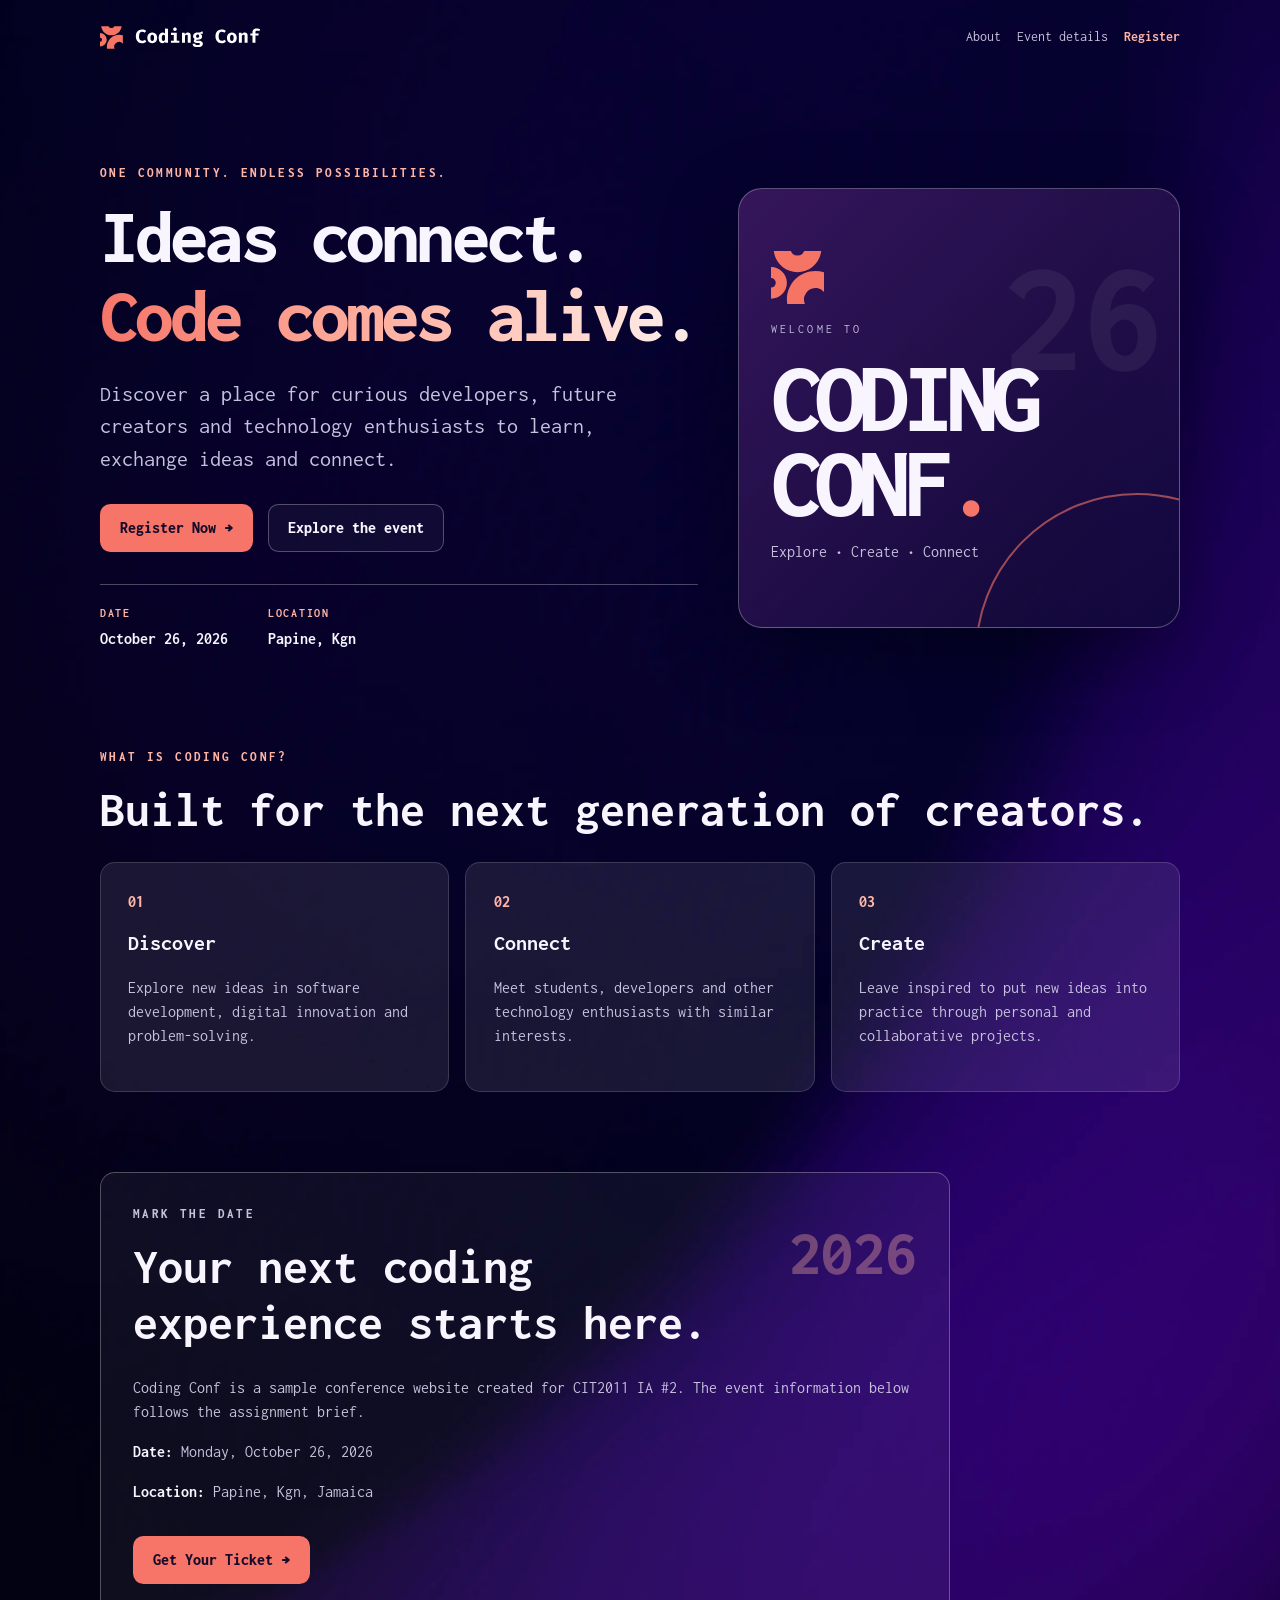
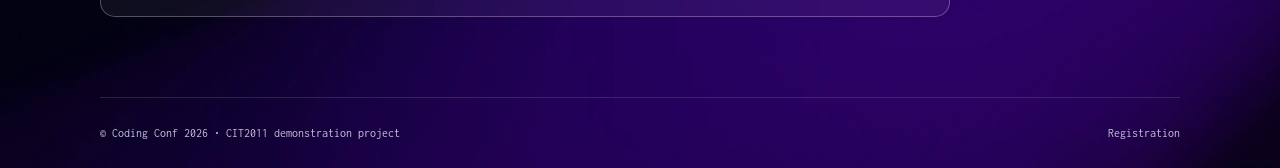
<file: index.html>
<!DOCTYPE html>
<html lang="en">
<head>
  <meta charset="UTF-8">
  <meta name="viewport" content="width=device-width, initial-scale=1.0">
  <meta http-equiv="refresh" content="0; url=HTML/index.html">
  <title>Coding Conf</title>
</head>
<body>
  <p>Opening Coding Conf... <a href="HTML/index.html">Click here if you are not redirected.</a></p>
</body>
</html>
</file>
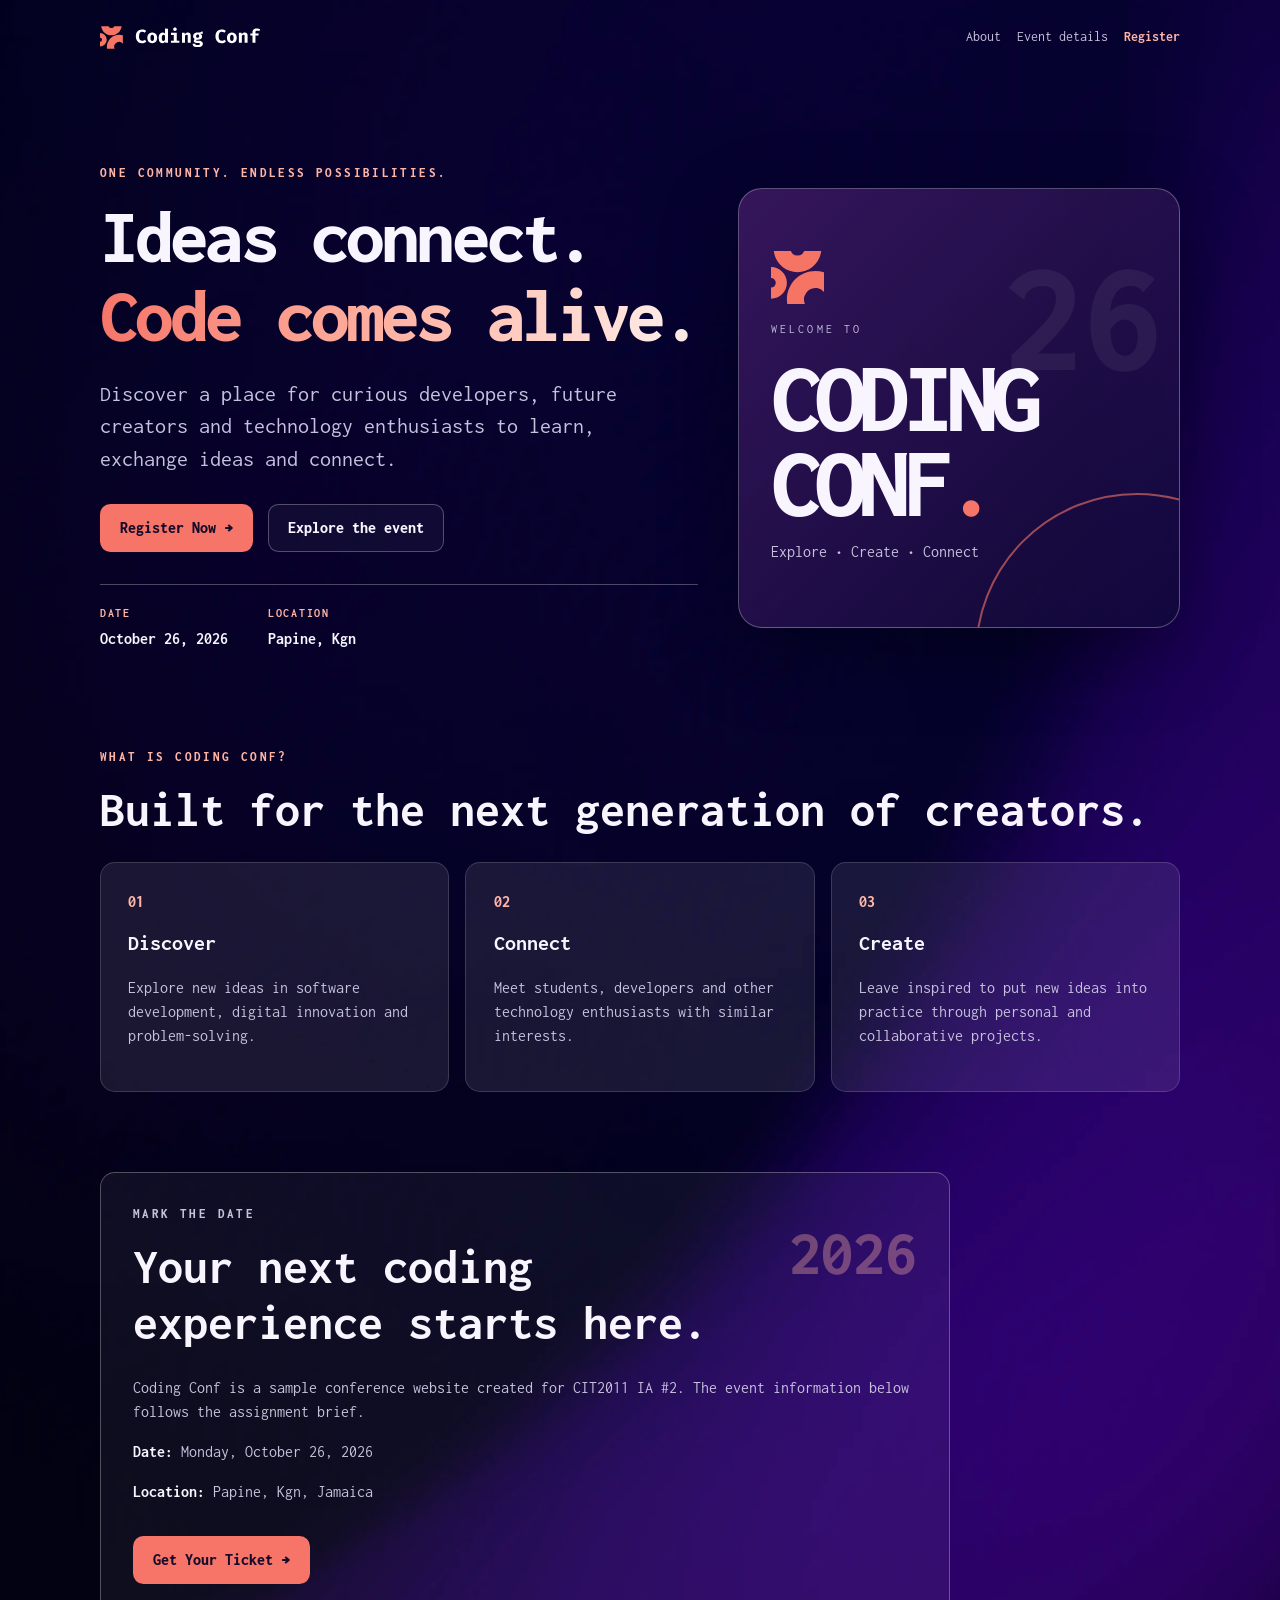
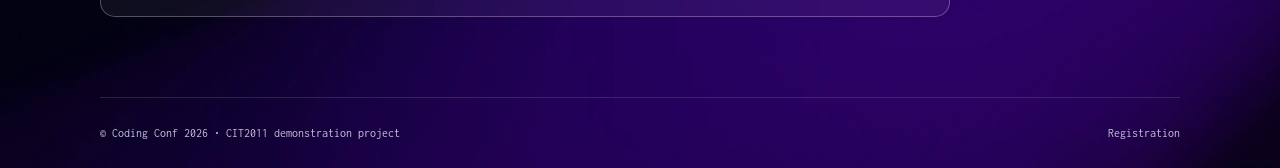
<file: HTML/index.html>
<!DOCTYPE html>
<html lang="en">
<head>
  <meta charset="UTF-8">
  <meta name="viewport" content="width=device-width, initial-scale=1.0">
  <meta name="description" content="Discover Coding Conf, a sample technology conference in Papine, Kingston.">
  <title>Coding Conf | Welcome</title>
  <link rel="icon" type="image/png" href="../assets/images/favicon-32x32.png">
  <link rel="stylesheet" href="../css/style.css">
</head>
<body class="page landing-page">
  <a class="skip-link" href="#main-content">Skip to main content</a>
  <header class="site-header">
    <nav class="main-nav container" aria-label="Main navigation">
      <a class="brand" href="index.html" aria-label="Coding Conf home">
        <img src="../assets/images/logo-full.svg" alt="Coding Conf" width="180" height="38">
      </a>
      <ul class="nav-links">
        <li><a href="#about">About</a></li>
        <li><a href="#event-details">Event details</a></li>
        <li><a class="nav-register" href="login.html">Register</a></li>
      </ul>
    </nav>
  </header>

  <main id="main-content">
    <section class="hero container" aria-labelledby="hero-title">
      <div class="hero-content">
        <p class="eyebrow">One community. Endless possibilities.</p>
        <h1 id="hero-title">Ideas connect.<br><span class="gradient-text">Code comes alive.</span></h1>
        <p class="hero-description">Discover a place for curious developers, future creators and technology enthusiasts to learn, exchange ideas and connect.</p>
        <div class="hero-actions">
          <a class="button button-primary" href="login.html">Register Now <span aria-hidden="true">→</span></a>
          <a class="button button-ghost" href="#about">Explore the event</a>
        </div>
        <div class="event-strip" aria-label="Event date and location">
          <p><span class="strip-label">DATE</span><strong>October 26, 2026</strong></p>
          <p><span class="strip-label">LOCATION</span><strong>Papine, Kgn</strong></p>
        </div>
      </div>
      <div class="hero-panel" aria-label="Coding Conf event highlight">
        <img class="hero-mark" src="../assets/images/logo-mark.svg" alt="" width="76" height="76">
        <p class="hero-panel-label">WELCOME TO</p>
        <p class="hero-panel-title">CODING<br>CONF<span class="hero-panel-dot">.</span></p>
        <p class="hero-panel-subtitle">Explore • Create • Connect</p>
        <span class="hero-panel-year" aria-hidden="true">26</span>
      </div>
    </section>

    <section id="about" class="overview container" aria-labelledby="about-title">
      <p class="eyebrow">What is Coding Conf?</p>
      <h2 id="about-title">Built for the next generation of creators.</h2>
      <div class="feature-grid">
        <article class="feature-card"><span class="feature-index">01</span><h3>Discover</h3><p>Explore new ideas in software development, digital innovation and problem-solving.</p></article>
        <article class="feature-card"><span class="feature-index">02</span><h3>Connect</h3><p>Meet students, developers and other technology enthusiasts with similar interests.</p></article>
        <article class="feature-card"><span class="feature-index">03</span><h3>Create</h3><p>Leave inspired to put new ideas into practice through personal and collaborative projects.</p></article>
      </div>
    </section>

    <section id="event-details" class="details-section container" aria-labelledby="details-title">
      <div class="details-copy">
        <span class="floating-year" aria-hidden="true">2026</span>
        <p class="eyebrow">Mark the date</p>
        <h2 id="details-title">Your next coding experience starts here.</h2>
        <p>Coding Conf is a sample conference website created for CIT2011 IA #2. The event information below follows the assignment brief.</p>
        <p><strong>Date:</strong> Monday, October 26, 2026</p>
        <p><strong>Location:</strong> Papine, Kgn, Jamaica</p>
        <a class="button button-primary" href="login.html">Get Your Ticket <span aria-hidden="true">→</span></a>
      </div>
    </section>
  </main>

  <footer class="site-footer container">
    <p>© Coding Conf 2026 • CIT2011 demonstration project</p>
    <a href="login.html">Registration</a>
  </footer>
</body>
</html>
</file>
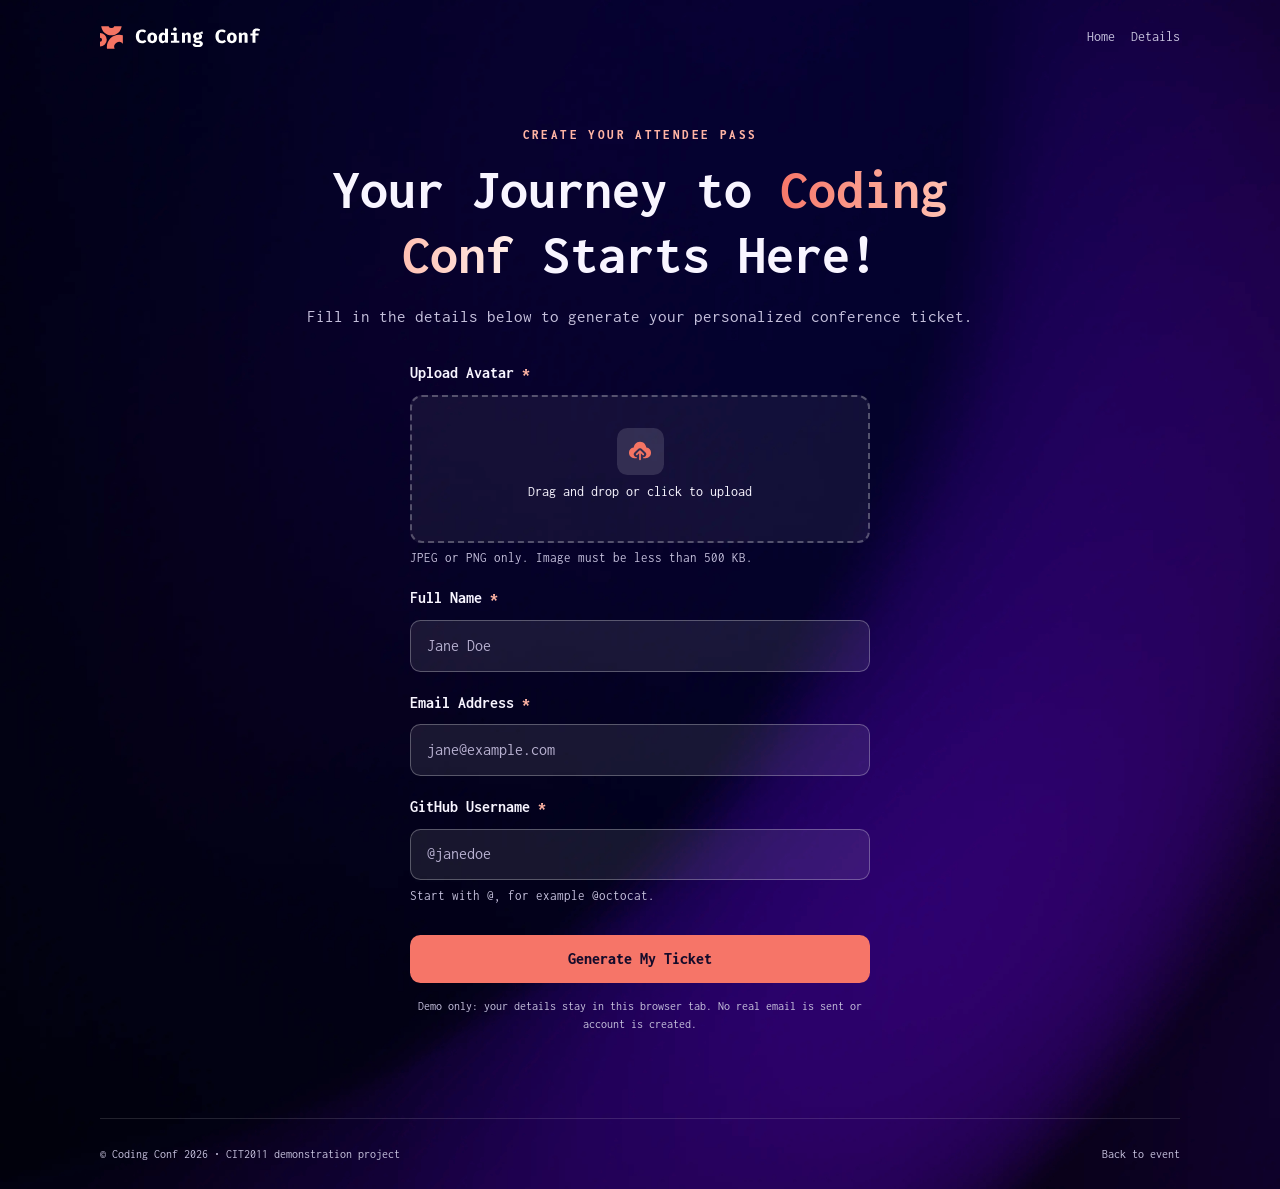
<file: HTML/login.html>
<!DOCTYPE html>
<html lang="en">
<head>
  <meta charset="UTF-8">
  <meta name="viewport" content="width=device-width, initial-scale=1.0">
  <meta name="description" content="Register for Coding Conf and create a customized demo ticket.">
  <title>Coding Conf | Registration</title>
  <link rel="icon" type="image/png" href="../assets/images/favicon-32x32.png">
  <link rel="stylesheet" href="../css/style.css">
  <script src="../js/validation.js" defer></script>
</head>
<body class="page form-page">
  <a class="skip-link" href="#main-content">Skip to main content</a>
  <header class="site-header">
    <nav class="main-nav container" aria-label="Main navigation">
      <a class="brand" href="index.html" aria-label="Coding Conf home">
        <img src="../assets/images/logo-full.svg" alt="Coding Conf" width="180" height="38">
      </a>
      <ul class="nav-links"><li><a href="index.html">Home</a></li><li><a href="index.html#event-details">Details</a></li></ul>
    </nav>
  </header>

  <main id="main-content" class="form-main container">
    <div class="page-intro">
      <p class="eyebrow">Create your attendee pass</p>
      <h1>Your Journey to <span class="gradient-text">Coding Conf</span> Starts Here!</h1>
      <p>Fill in the details below to generate your personalized conference ticket.</p>
    </div>

    <!-- novalidate lets our custom JavaScript show contextual validation errors. -->
    <form id="registration-form" class="registration-form" novalidate>
      <div class="form-field">
        <label class="field-label" for="avatar">Upload Avatar <span aria-hidden="true">*</span></label>
        <div class="upload-zone" id="upload-zone">
          <input id="avatar" name="avatar" class="upload-input" type="file" accept="image/png,image/jpeg" aria-describedby="avatar-help avatar-error" required>
          <img id="avatar-preview" class="avatar-preview" alt="" hidden>
          <span id="upload-icon" class="upload-icon"><img src="../assets/images/icon-upload.svg" alt="" width="28" height="28"></span>
          <span id="upload-prompt">Drag and drop or click to upload</span>
          <span id="upload-filename" class="upload-filename"></span>
        </div>
        <p class="field-hint" id="avatar-help">JPEG or PNG only. Image must be less than 500 KB.</p>
        <p class="field-error" id="avatar-error" aria-live="polite"></p>
      </div>

      <div class="form-field">
        <label class="field-label" for="full-name">Full Name <span aria-hidden="true">*</span></label>
        <input class="text-input" type="text" id="full-name" name="fullName" placeholder="Jane Doe" autocomplete="name" maxlength="100" aria-describedby="name-error" required>
        <p class="field-error" id="name-error" aria-live="polite"></p>
      </div>

      <div class="form-field">
        <label class="field-label" for="email">Email Address <span aria-hidden="true">*</span></label>
        <input class="text-input" type="email" id="email" name="email" placeholder="jane@example.com" autocomplete="email" maxlength="254" aria-describedby="email-error" required>
        <p class="field-error" id="email-error" aria-live="polite"></p>
      </div>

      <div class="form-field">
        <label class="field-label" for="github">GitHub Username <span aria-hidden="true">*</span></label>
        <input class="text-input" type="text" id="github" name="github" placeholder="@janedoe" autocapitalize="none" spellcheck="false" maxlength="40" aria-describedby="github-help github-error" required>
        <p class="field-hint" id="github-help">Start with @, for example @octocat.</p>
        <p class="field-error" id="github-error" aria-live="polite"></p>
      </div>

      <p id="form-status" class="form-status" role="status" aria-live="polite"></p>
      <button id="submit-button" class="button button-primary submit-button" type="submit">Generate My Ticket</button>
      <p class="privacy-note">Demo only: your details stay in this browser tab. No real email is sent or account is created.</p>
    </form>
  </main>
  <footer class="site-footer container"><p>© Coding Conf 2026 • CIT2011 demonstration project</p><a href="index.html">Back to event</a></footer>
</body>
</html>
</file>
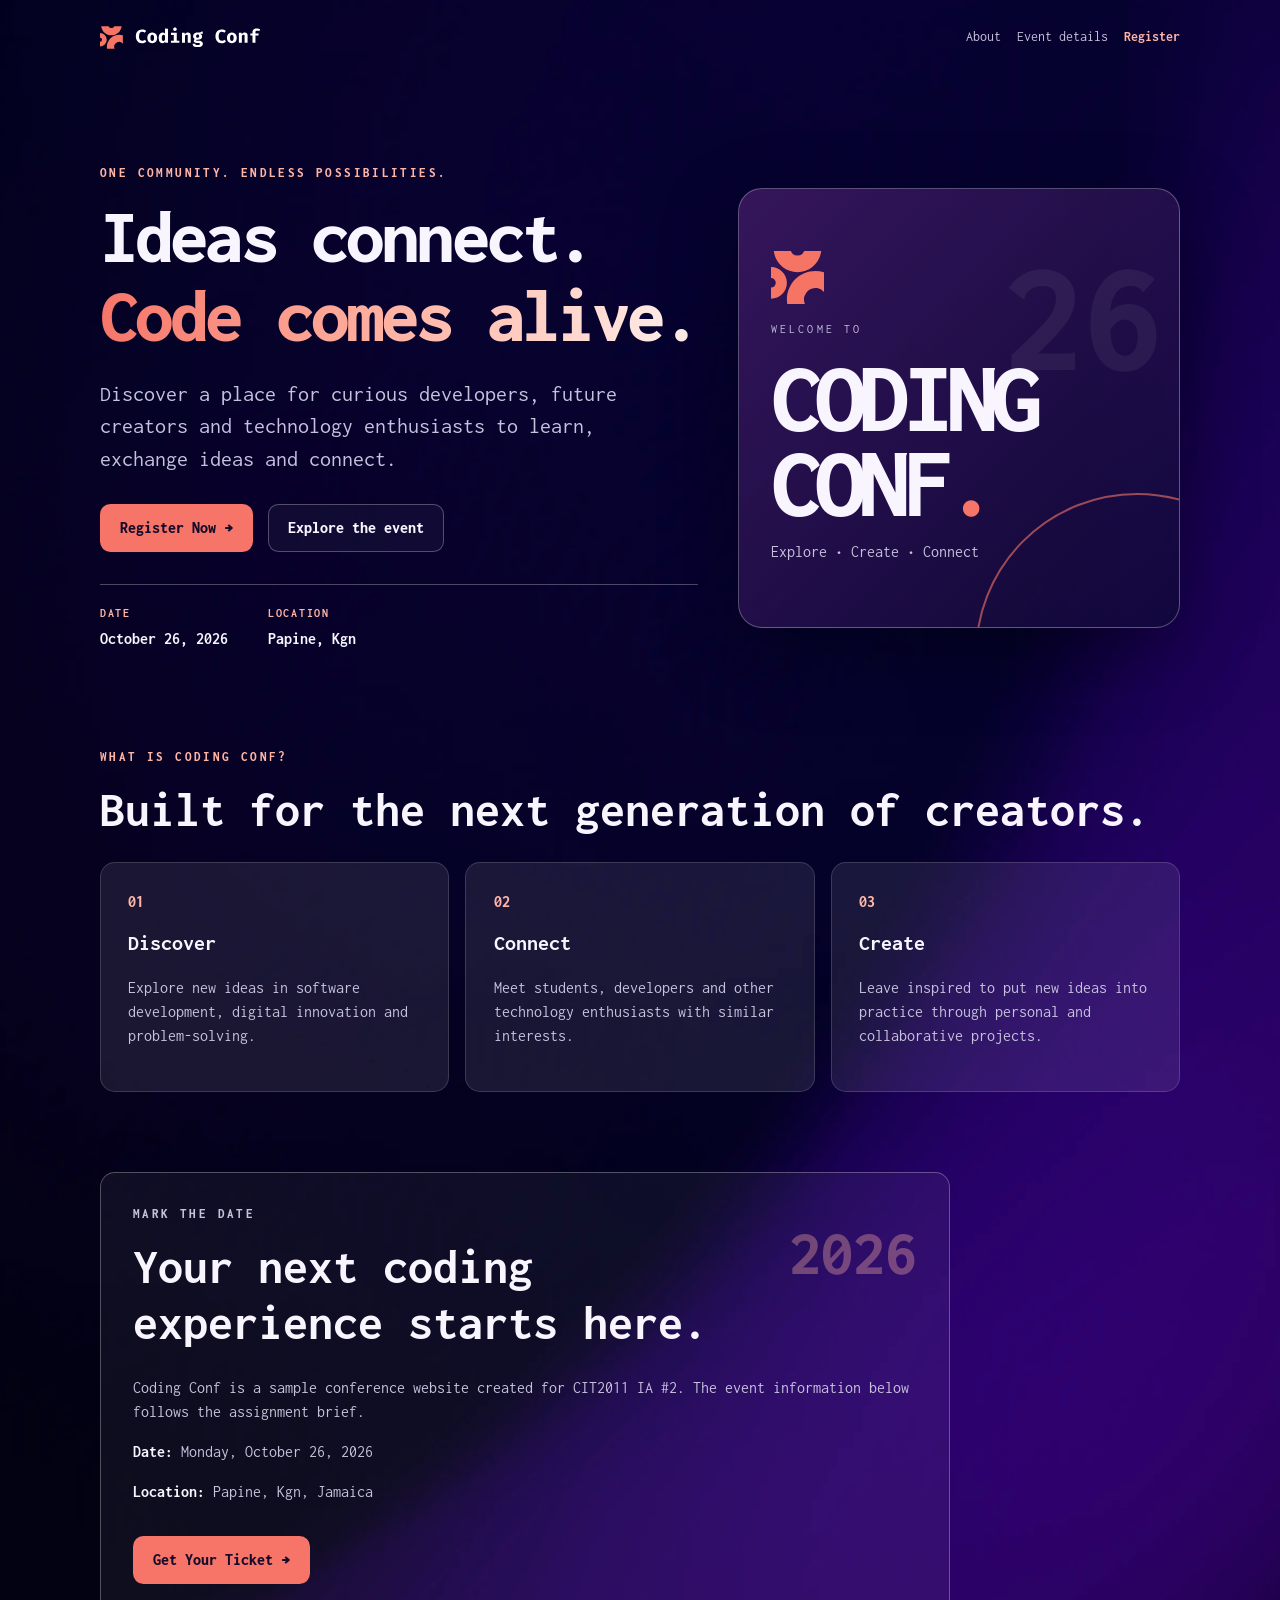
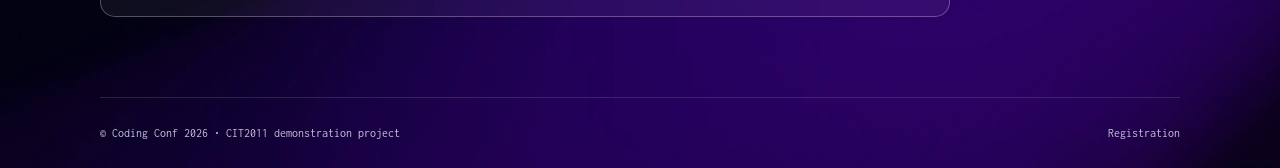
<file: HTML/ticket.html>
<!DOCTYPE html>
<html lang="en">
<head>
  <meta charset="UTF-8">
  <meta name="viewport" content="width=device-width, initial-scale=1.0">
  <meta name="description" content="Your customized Coding Conf demonstration ticket.">
  <title>Coding Conf | Your Ticket</title>
  <link rel="icon" type="image/png" href="../assets/images/favicon-32x32.png">
  <link rel="stylesheet" href="../css/style.css">
  <script src="../js/ticket.js" defer></script>
</head>
<body class="page ticket-page is-loading">
  <a class="skip-link" href="#main-content">Skip to main content</a>
  <header class="site-header">
    <nav class="main-nav container" aria-label="Main navigation">
      <a class="brand" href="index.html" aria-label="Coding Conf home"><img src="../assets/images/logo-full.svg" alt="Coding Conf" width="180" height="38"></a>
      <ul class="nav-links"><li><a href="index.html">Home</a></li><li><a href="login.html">Register again</a></li></ul>
    </nav>
  </header>

  <main id="main-content" class="ticket-main container">
    <section class="confirmation" aria-labelledby="confirmation-title">
      <p class="eyebrow">Registration complete</p>
      <h1 id="confirmation-title">Congrats, <span class="gradient-text" id="confirmation-name"></span>!<br>Your ticket is ready.</h1>
      <p class="confirmation-message">Your ticket was created for <strong id="confirmation-email"></strong>. This is a browser-only demo; no email has been sent.</p>
    </section>

    <section class="ticket-section" aria-label="Your Coding Conf ticket">
      <article class="ticket-card">
        <div class="ticket-body">
          <header class="ticket-brand">
            <img src="../assets/images/logo-mark.svg" alt="" width="38" height="38">
            <div><h2>Coding Conf</h2><p>October 26, 2026 <span aria-hidden="true">/</span> Papine, Kgn</p></div>
          </header>
          <div class="ticket-person">
            <img id="ticket-avatar" src="../assets/images/image-avatar.jpg" alt="Registered attendee's profile photograph" width="68" height="68">
            <div class="ticket-person-info"><h3 id="ticket-name"></h3><a id="ticket-github" href="https://github.com" target="_blank" rel="noopener noreferrer"></a></div>
          </div>
        </div>
        <div class="ticket-stub" aria-label="Ticket identifier"><span id="ticket-number"></span></div>
      </article>
      <p class="ticket-note">Keep this ticket in this tab. Closing the tab may clear your registration details.</p>
      <a class="button button-ghost" href="login.html">Create another ticket</a>
    </section>
  </main>
  <footer class="site-footer container"><p>© Coding Conf 2026 • CIT2011 demonstration project</p><a href="index.html">Back to event</a></footer>
</body>
</html>
</file>
<file: css/style.css>
/* ================================================
   CIT2011 IA #2 - Coding Conf
   Shared styles: mobile-first, responsive, accessible
   ================================================ */
@import url('https://fonts.googleapis.com/css2?family=Inconsolata:wght@400;500;600;700;800&display=swap');

:root {
  --bg: #080421;
  --bg-mid: #19064b;
  --text: #f8f5ff;
  --muted: #c6c1dd;
  --border: rgba(255, 255, 255, .28);
  --coral: #f67568;
  --coral-light: #ffb4a4;
  --error: #ffa79d;
  --field: rgba(255, 255, 255, .085);
  --radius: 15px;
  --width: 1080px;
}

* { box-sizing: border-box; }
html { scroll-behavior: smooth; }
body { margin: 0; color: var(--text); font-family: 'Inconsolata', 'Courier New', monospace; line-height: 1.5; }
body.page {
  min-height: 100vh;
  background: var(--bg) url('../assets/images/background-mobile.png') center top / cover no-repeat;
  display: flex;
  flex-direction: column;
}
body.ticket-page.is-loading main { visibility: hidden; }
main { flex: 1; }
a { color: inherit; }
button, input { font: inherit; }
img { max-width: 100%; }
.container { width: min(calc(100% - 2rem), var(--width)); margin-inline: auto; }

/* :where() keeps default link styling concise and easy to override. */
:where(.nav-links a, .site-footer a) { text-decoration: none; }
:is(a, button, input):focus-visible, .upload-zone:focus-within {
  outline: 3px solid var(--coral-light);
  outline-offset: 4px;
}
.skip-link {
  position: absolute;
  left: 1rem;
  top: -5rem;
  z-index: 20;
  background: var(--text);
  color: var(--bg);
  padding: .6rem .8rem;
  border-radius: .4rem;
}
.skip-link:focus { top: 1rem; }

.site-header { position: relative; z-index: 1; padding-top: 1.6rem; }
.main-nav { display: flex; gap: 1rem; flex-wrap: wrap; align-items: center; justify-content: space-between; }
.brand { display: inline-flex; align-items: center; }
.brand img { display: block; width: 161px; height: auto; }
.nav-links { list-style: none; display: flex; flex-wrap: wrap; gap: 1rem; margin: 0; padding: 0; font-size: .9rem; }
.nav-links a { color: var(--muted); transition: color .2s ease; }
.nav-links a:hover, .site-footer a:hover { color: var(--coral-light); }
.nav-links .nav-register { color: var(--coral-light); font-weight: 700; }
.eyebrow { margin: 0 0 .8rem; color: var(--coral-light); text-transform: uppercase; font-size: .83rem; font-weight: 800; letter-spacing: .18em; }
.gradient-text { background: linear-gradient(95deg, var(--coral), var(--coral-light), #fff1ed); -webkit-background-clip: text; background-clip: text; color: transparent; }
.button {
  display: inline-flex; align-items: center; justify-content: center; gap: .55rem;
  min-height: 48px; padding: .7rem 1.2rem; border: 1px solid transparent;
  border-radius: .65rem; text-decoration: none; font-weight: 800; cursor: pointer;
  transition: transform .18s ease, background-color .18s ease, border-color .18s ease;
}
.button:hover { transform: translateY(-2px); }
.button-primary { background: var(--coral); color: #150b2a; }
.button-primary:hover { background: #ff9987; }
.button-ghost { background: rgba(255,255,255,.04); border-color: var(--border); color: var(--text); }
.button-ghost:hover { border-color: var(--coral-light); }
.button:disabled { opacity: .7; cursor: wait; transform: none; }

/* Landing page */
.hero { padding-block: clamp(3rem, 9vw, 8rem) 4rem; display: grid; gap: 2.5rem; align-items: center; }
.hero h1 { margin: 0; font-size: clamp(2.6rem, 6vw, 5.6rem); line-height: 1.04; letter-spacing: -.05em; font-weight: 800; }
.hero-description { color: var(--muted); max-width: 560px; font-size: clamp(1.05rem, 2.1vw, 1.35rem); }
.hero-actions { display: flex; flex-wrap: wrap; gap: .9rem; margin-top: 1.8rem; }
.event-strip { display: flex; flex-wrap: wrap; gap: 1.2rem 2.5rem; margin-top: 2rem; padding-top: 1.2rem; border-top: 1px solid var(--border); }
.event-strip p { display: grid; gap: .25rem; margin: 0; }
.strip-label { color: var(--coral-light); font-weight: 700; font-size: .78rem; letter-spacing: .14em; }
.event-strip strong { font-size: 1.03rem; }
.hero-panel { position: relative; isolation: isolate; overflow: hidden; min-height: 370px; padding: 3rem 2rem; display: flex; flex-direction: column; justify-content: center; align-items: flex-start; border: 1px solid var(--border); border-radius: 1.5rem; box-shadow: 0 25px 75px rgba(0,0,0,.35); background: linear-gradient(135deg, rgba(90,38,124,.57), rgba(16,8,57,.8)); }
.hero-panel::after { content: ''; position: absolute; width: 320px; height: 320px; border: 2px solid rgba(246,117,104,.6); border-radius: 50%; right: -120px; bottom: -190px; z-index: -1; }
.hero-mark { width: 53px; height: 53px; margin-bottom: 1rem; }
.hero-panel-label { margin: 0; font-size: .78rem; letter-spacing: .25em; color: var(--muted); }
.hero-panel-title { font-size: clamp(3.7rem, 8vw, 6.3rem); font-weight: 800; line-height: .84; letter-spacing: -.07em; margin: 1rem 0; }
.hero-panel-dot { color: var(--coral); }
.hero-panel-subtitle { color: var(--muted); margin: 0; }
.hero-panel-year { position: absolute; right: 1rem; top: .5rem; color: rgba(255,255,255,.06); font-size: 10rem; font-weight: 800; pointer-events: none; }
.overview { padding-block: 2rem 5rem; }
.overview h2, .details-section h2 { margin: 0 0 1.6rem; font-size: clamp(1.9rem, 4vw, 3.1rem); line-height: 1.13; }
.feature-grid { display: grid; gap: 1rem; }
.feature-card { padding: 1.7rem; background: var(--field); border: 1px solid rgba(255,255,255,.15); border-radius: var(--radius); }
.feature-index { color: var(--coral-light); font-weight: 800; }
.feature-card h3 { margin: .75rem 0 .45rem; font-size: 1.4rem; }
.feature-card p, .details-section p { color: var(--muted); }
.details-section { padding-bottom: 5rem; }
.details-copy { display: flow-root; max-width: 850px; padding: 2rem; border: 1px solid var(--border); border-radius: var(--radius); background: rgba(255,255,255,.05); }
.details-copy strong { color: var(--text); }
.details-copy .button { margin-top: 1rem; }
/* Deliberate float demonstration: a year callout alongside flowing text. */
.floating-year { float: right; font-size: clamp(2rem, 5vw, 4rem); font-weight: 800; color: rgba(255,180,164,.35); margin-left: 1rem; }

/* Registration form */
.form-main { padding-block: clamp(2.6rem, 6vw, 5rem) 4.5rem; }
.page-intro { max-width: 720px; margin: 0 auto 2rem; text-align: center; }
.page-intro h1 { margin: .4rem 0 .7rem; font-size: clamp(2.1rem, 4.4vw, 3.5rem); line-height: 1.15; }
.page-intro > p:last-child { color: var(--muted); font-size: 1.05rem; }
.registration-form { width: min(100%, 460px); margin-inline: auto; }
.form-field { margin-bottom: 1.2rem; }
.field-label { display: block; font-weight: 700; font-size: 1.03rem; margin-bottom: .55rem; }
.field-label > span { color: var(--coral-light); }
.text-input { display: block; width: 100%; min-height: 49px; padding: .8rem 1rem; background: var(--field); color: var(--text); border: 1px solid var(--border); border-radius: .65rem; }
.text-input::placeholder { color: #b8b1d1; }
.text-input:focus { background: rgba(255,255,255,.13); }
/* :not() differentiates valid/invalid states without duplicating base rules. */
.text-input:not([aria-invalid="true"]):hover { border-color: rgba(255,255,255,.65); }
:is(.text-input, .upload-zone):has([aria-invalid="true"]), .text-input[aria-invalid="true"] { border-color: var(--error); }
.field-hint { color: var(--muted); font-size: .8rem; margin: .35rem 0 0; }
.field-error { color: var(--error); font-size: .85rem; margin: .35rem 0 0; }
.field-error:empty { display: none; }
.form-status { font-weight: 700; color: var(--error); margin: .6rem 0; }
.form-status:empty { display: none; }
.upload-zone { display: flex; flex-direction: column; align-items: center; justify-content: center; gap: .4rem; min-height: 148px; padding: 1.1rem; position: relative; border: 2px dashed var(--border); border-radius: .75rem; background: rgba(255,255,255,.06); text-align: center; cursor: pointer; }
.upload-zone:hover { border-color: var(--coral-light); background: rgba(255,255,255,.09); }
.upload-input { position: absolute; inset: 0; width: 100%; height: 100%; cursor: pointer; opacity: 0; }
.upload-icon { width: 47px; height: 47px; border-radius: .65rem; display: grid; place-items: center; background: rgba(255,255,255,.13); }
.upload-icon img { width: 28px; height: 28px; }
#upload-prompt { font-size: .9rem; }
.upload-filename { color: var(--coral-light); font-size: .84rem; overflow-wrap: anywhere; }
.avatar-preview { width: 65px; height: 65px; border-radius: 14px; object-fit: cover; }
/* The hidden attribute must win over class display styles. */
[hidden] { display: none !important; }
.submit-button { width: 100%; margin-top: .65rem; }
.privacy-note { color: var(--muted); text-align: center; font-size: .78rem; margin-top: .85rem; }

/* Dynamic ticket */
.ticket-main { padding-block: clamp(2.6rem, 7vw, 5rem) 5rem; }
.confirmation { max-width: 760px; text-align: center; margin: 0 auto 3.7rem; }
.confirmation h1 { margin: .4rem 0 1.2rem; font-size: clamp(2rem, 4.6vw, 3.7rem); line-height: 1.18; overflow-wrap: anywhere; }
.confirmation-message { max-width: 530px; margin-inline: auto; color: var(--muted); }
.confirmation-message strong { color: var(--coral-light); overflow-wrap: anywhere; }
.ticket-section { display: flex; flex-direction: column; align-items: center; gap: 1.25rem; }
.ticket-card {
  width: min(100%, 660px); min-height: 255px; display: grid; grid-template-columns: minmax(0, 1fr) 75px;
  border: 1px solid rgba(255,255,255,.58); border-radius: 1rem;
  background: linear-gradient(110deg, rgba(255,255,255,.14), rgba(191,142,209,.33));
  box-shadow: 0 18px 60px rgba(0,0,0,.28); backdrop-filter: blur(15px); -webkit-backdrop-filter: blur(15px);
  overflow: hidden;
}
.ticket-body { min-width: 0; padding: 1.6rem; display: flex; flex-direction: column; justify-content: space-between; gap: 3rem; }
.ticket-brand { display: flex; align-items: flex-start; gap: .75rem; }
.ticket-brand > img { width: 34px; height: 34px; }
.ticket-brand h2 { font-size: clamp(1.35rem, 4.5vw, 1.7rem); line-height: 1; margin: .1rem 0 .55rem; }
.ticket-brand p { color: var(--muted); font-size: clamp(.75rem, 2vw, .94rem); margin: 0; }
.ticket-person { display: flex; align-items: center; gap: .8rem; min-width: 0; }
.ticket-person img { flex: 0 0 62px; width: 62px; height: 62px; object-fit: cover; border-radius: .65rem; }
.ticket-person-info { min-width: 0; }
.ticket-person h3 { font-size: clamp(1rem, 2.5vw, 1.2rem); margin: 0; overflow-wrap: anywhere; }
.ticket-person a { color: var(--muted); text-decoration: underline; text-underline-offset: .15em; font-size: .86rem; overflow-wrap: anywhere; }
.ticket-person a:hover { color: var(--coral-light); }
.ticket-stub { display: grid; place-items: center; border-left: 2px dashed rgba(255,255,255,.35); position: relative; color: #f4c1c6; background: rgba(203,127,193,.18); }
.ticket-stub::before, .ticket-stub::after { content: ''; width: 28px; height: 28px; border: 1px solid rgba(255,255,255,.58); border-radius: 50%; position: absolute; left: -15px; background: #18063c; }
.ticket-stub::before { top: -15px; }
.ticket-stub::after { bottom: -15px; }
.ticket-stub span { writing-mode: vertical-rl; letter-spacing: .13em; font-weight: 700; }
.ticket-note { font-size: .85rem; color: var(--muted); text-align: center; margin: 0; }

.site-footer { display: flex; justify-content: space-between; flex-wrap: wrap; gap: .5rem 1.5rem; align-items: center; border-top: 1px solid rgba(255,255,255,.13); padding-block: 1.6rem; font-size: .78rem; color: var(--muted); }
.site-footer p { margin: 0; }

@media (min-width: 600px) {
  body.page { background-image: url('../assets/images/background-tablet.png'); }
  .feature-grid { grid-template-columns: repeat(3,minmax(0,1fr)); }
  .ticket-card { grid-template-columns: minmax(0,1fr) 105px; }
  .ticket-body { padding: 2rem; }
}
@media (min-width: 900px) {
  body.page { background-image: url('../assets/images/background-desktop.png'); }
  .hero { grid-template-columns: minmax(0, 1.15fr) minmax(340px,.85fr); }
  .hero-panel { min-height: 440px; }
}
@media (max-width: 420px) {
  .container { width: min(calc(100% - 1.4rem), var(--width)); }
  .main-nav { align-items: flex-start; }
  .nav-links { gap: .6rem; }
  .hero-actions .button { width: 100%; }
  .hero-panel { min-height: 300px; }
  .floating-year { float: none; display: block; margin: 0; }
  .ticket-card { grid-template-columns: minmax(0,1fr) 48px; }
  .ticket-body { padding: .9rem; gap: 2.1rem; }
  .ticket-person img { flex-basis: 46px; width: 46px; height: 46px; }
  .ticket-brand > img { width: 25px; height: 25px; }
  .ticket-brand { gap: .45rem; }
}
@media (prefers-reduced-motion: reduce) {
  html { scroll-behavior: auto; }
  *, *::before, *::after { animation-duration: .01ms !important; transition-duration: .01ms !important; }
}
</file>
